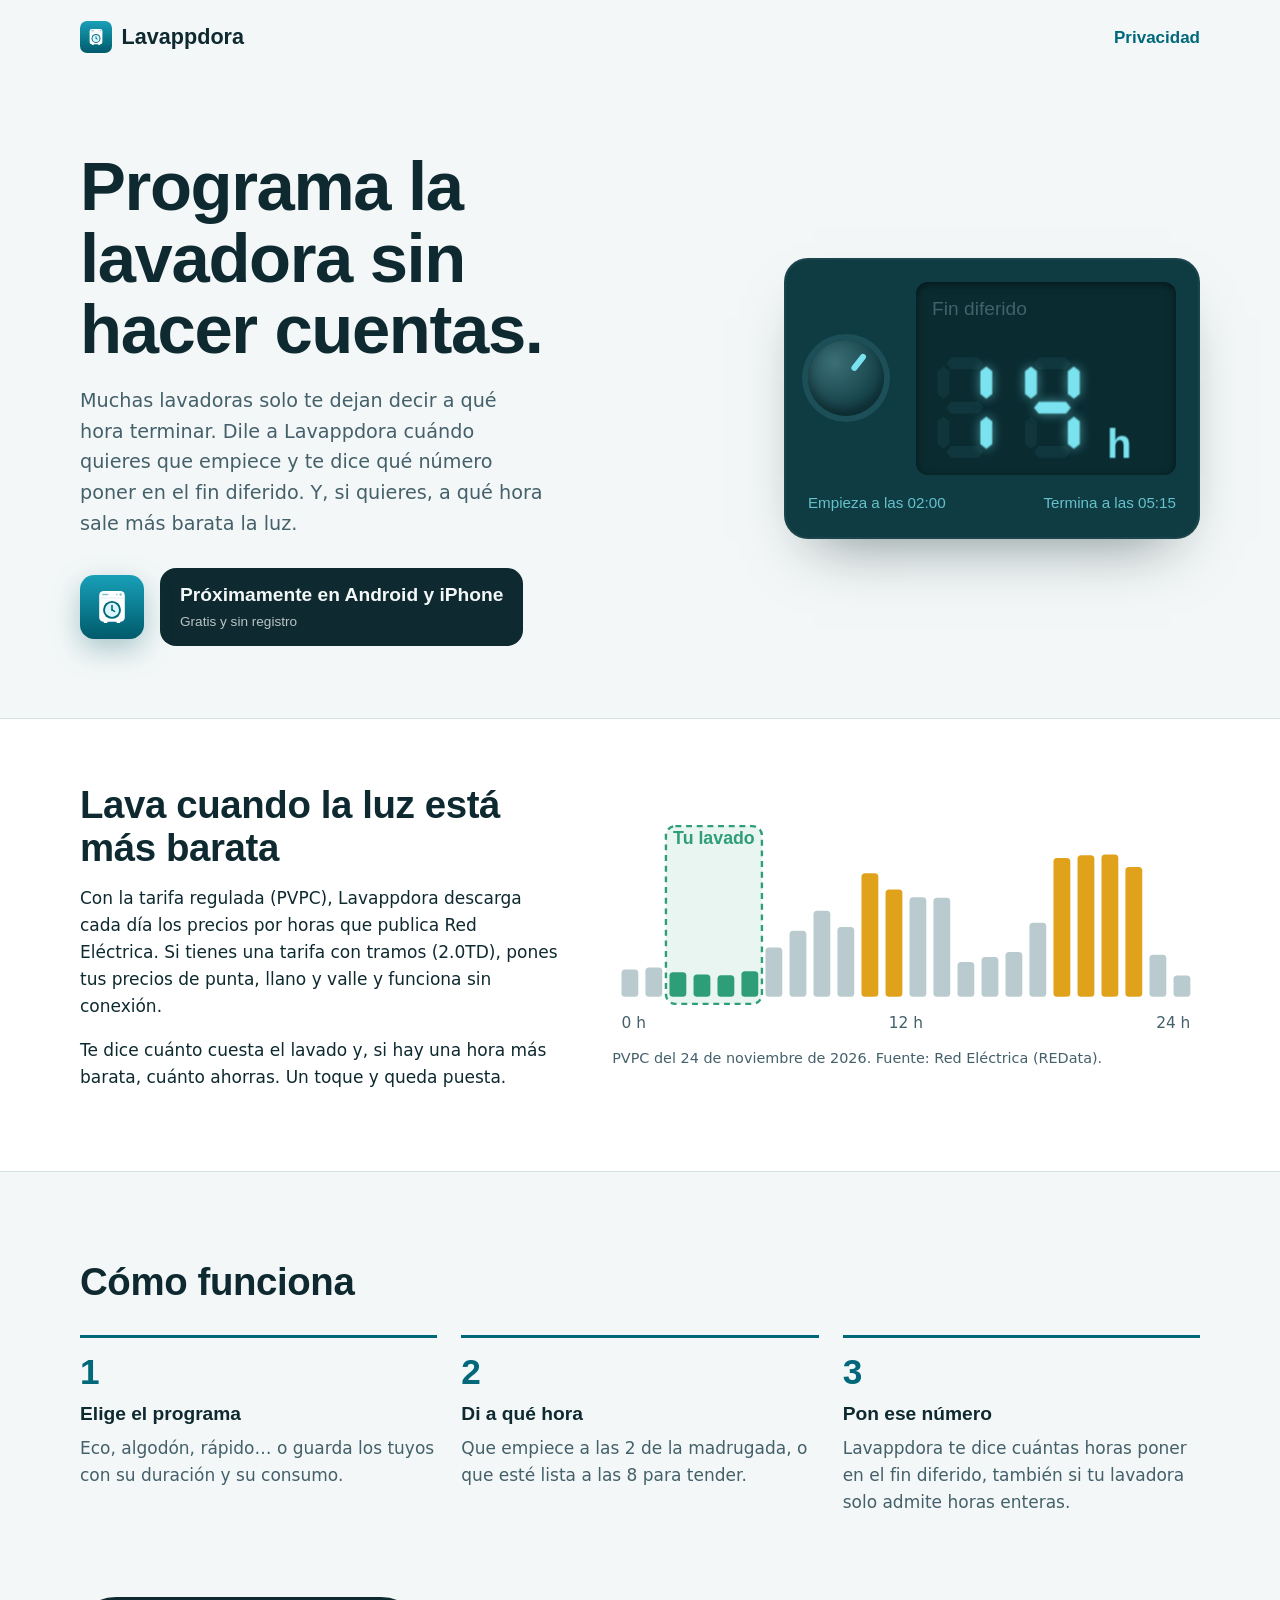
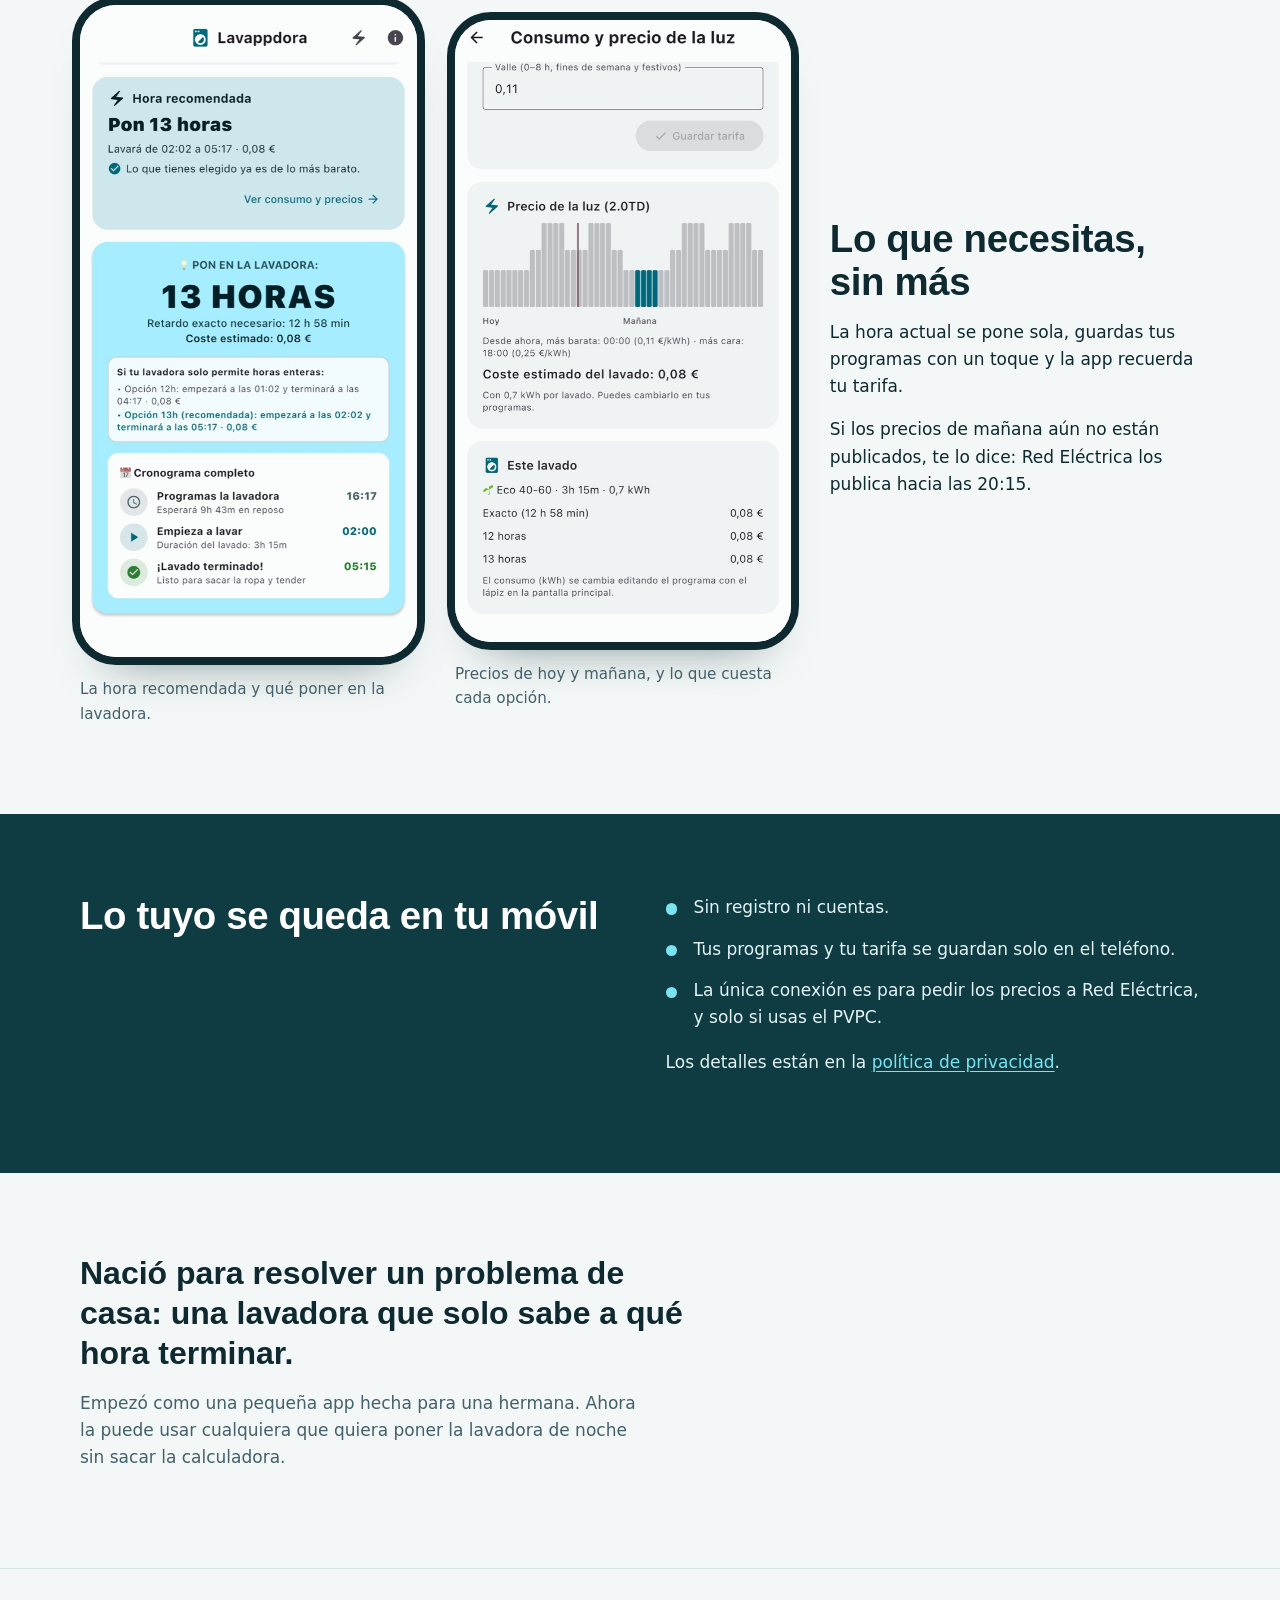
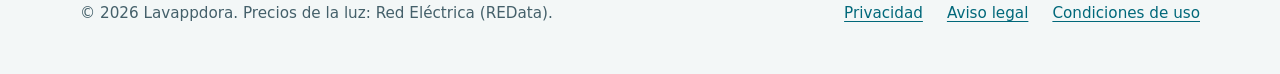
<file: index.html>
<!doctype html>
<html lang="es">
<head>
  <meta charset="utf-8">
  <meta name="viewport" content="width=device-width, initial-scale=1">
  <title>Lavappdora — programa la lavadora sin hacer cuentas</title>
  <meta name="description" content="Dile a Lavappdora a qué hora quieres que empiece o termine la lavadora y te dice qué número poner en el fin diferido. Con el precio de la luz por horas. Gratis y sin registro.">
  <link rel="canonical" href="https://lavappdora.com/">
  <link rel="icon" href="/favicon.svg" type="image/svg+xml">
  <meta name="theme-color" content="#0F3B42">
  <meta property="og:type" content="website">
  <meta property="og:title" content="Lavappdora — programa la lavadora sin hacer cuentas">
  <meta property="og:description" content="Qué número poner en el fin diferido y a qué hora sale más barata la luz.">
  <meta property="og:url" content="https://lavappdora.com/">
  <meta property="og:image" content="https://lavappdora.com/img/app-principal.jpg">
  <meta property="og:locale" content="es_ES">
  <link rel="stylesheet" href="/css/estilos.css">
</head>
<body>
  <a class="salto" href="#contenido">Saltar al contenido</a>

  <header class="cabecera">
    <div class="envoltorio">
      <a class="marca" href="/"><img src="/img/icono.svg" alt="" width="32" height="32">Lavappdora</a>
      <nav aria-label="Principal"><a href="/privacidad.html">Privacidad</a></nav>
    </div>
  </header>

  <main id="contenido">
    <section class="hero" aria-labelledby="titulo">
      <div class="envoltorio">
        <div>
          <h1 id="titulo">Programa la lavadora sin hacer cuentas.</h1>
          <p>Muchas lavadoras solo te dejan decir a qué hora terminar. Dile a Lavappdora cuándo quieres que empiece y te dice qué número poner en el fin diferido. Y, si quieres, a qué hora sale más barata la luz.</p>
          <div class="tienda">
            <img src="/img/icono.svg" alt="Icono de Lavappdora" width="64" height="64">
            <p class="disponible">Próximamente en Android y iPhone<small>Gratis y sin registro</small></p>
          </div>
        </div>

        <div class="panel">
          <div class="panel-fila">
            <div class="mando" aria-hidden="true"></div>
            <div class="lcd">
              <p class="lcd-titulo">Fin diferido</p>
              <svg class="lcd-digits" viewBox="-6 -6 250 122" role="img" aria-label="14 horas"><polygon class="seg" points="9.8,6.5 15.0,0.0 45.0,0.0 50.2,6.5 45.0,13.0 15.0,13.0"/><polygon class="seg" points="9.8,55.0 15.0,48.5 45.0,48.5 50.2,55.0 45.0,61.5 15.0,61.5"/><polygon class="seg" points="9.8,103.5 15.0,97.0 45.0,97.0 50.2,103.5 45.0,110.0 15.0,110.0"/><polygon class="seg" points="6.5,9.8 13.0,15.0 13.0,40.0 6.5,45.2 0.0,40.0 0.0,15.0"/><polygon class="seg on" points="53.5,9.8 60.0,15.0 60.0,40.0 53.5,45.2 47.0,40.0 47.0,15.0"/><polygon class="seg" points="6.5,64.8 13.0,70.0 13.0,95.0 6.5,100.2 0.0,95.0 0.0,70.0"/><polygon class="seg on" points="53.5,64.8 60.0,70.0 60.0,95.0 53.5,100.2 47.0,95.0 47.0,70.0"/><polygon class="seg" points="105.8,6.5 111.0,0.0 141.0,0.0 146.2,6.5 141.0,13.0 111.0,13.0"/><polygon class="seg on" points="105.8,55.0 111.0,48.5 141.0,48.5 146.2,55.0 141.0,61.5 111.0,61.5"/><polygon class="seg" points="105.8,103.5 111.0,97.0 141.0,97.0 146.2,103.5 141.0,110.0 111.0,110.0"/><polygon class="seg on" points="102.5,9.8 109.0,15.0 109.0,40.0 102.5,45.2 96.0,40.0 96.0,15.0"/><polygon class="seg on" points="149.5,9.8 156.0,15.0 156.0,40.0 149.5,45.2 143.0,40.0 143.0,15.0"/><polygon class="seg" points="102.5,64.8 109.0,70.0 109.0,95.0 102.5,100.2 96.0,95.0 96.0,70.0"/><polygon class="seg on" points="149.5,64.8 156.0,70.0 156.0,95.0 149.5,100.2 143.0,95.0 143.0,70.0"/><text class="lcd-unit" x="186" y="110">h</text></svg>
            </div>
          </div>
          <div class="panel-pie">
            <span>Empieza a las 02:00</span>
            <span>Termina a las 05:15</span>
          </div>
        </div>
      </div>
    </section>

    <section class="precios" aria-labelledby="titulo-precios">
      <div class="envoltorio">
        <div class="texto">
          <h2 id="titulo-precios">Lava cuando la luz está más barata</h2>
          <p>Con la tarifa regulada (PVPC), Lavappdora descarga cada día los precios por horas que publica Red Eléctrica. Si tienes una tarifa con tramos (2.0TD), pones tus precios de punta, llano y valle y funciona sin conexión.</p>
          <p>Te dice cuánto cuesta el lavado y, si hay una hora más barata, cuánto ahorras. Un toque y queda puesta.</p>
        </div>
        <figure style="margin:0">
          <svg class="strip" viewBox="-8 -30 496 182" role="img" aria-labelledby="strip-t strip-d"><title id="strip-t">Precio de la luz por horas</title><desc id="strip-d">PVPC del 24 de noviembre de 2026. Las horas de 2 a 6 de la madrugada están entre las más baratas y ahí cae el lavado.</desc><rect class="window-fill" x="37.5" y="-24" width="81.0" height="150" rx="8"/><rect class="bar" x="0.0" y="97.0" width="14.2" height="23.0" rx="3"><title>00:00 – 0.197 €/kWh</title></rect><rect class="bar" x="20.2" y="95.4" width="14.2" height="24.6" rx="3"><title>01:00 – 0.199 €/kWh</title></rect><rect class="bar wash" x="40.5" y="99.2" width="14.2" height="20.8" rx="3"><title>02:00 – 0.194 €/kWh</title></rect><rect class="bar wash" x="60.8" y="101.2" width="14.2" height="18.8" rx="3"><title>03:00 – 0.191 €/kWh</title></rect><rect class="bar wash" x="81.0" y="101.9" width="14.2" height="18.1" rx="3"><title>04:00 – 0.190 €/kWh</title></rect><rect class="bar wash" x="101.2" y="98.5" width="14.2" height="21.5" rx="3"><title>05:00 – 0.195 €/kWh</title></rect><rect class="bar" x="121.5" y="78.5" width="14.2" height="41.5" rx="3"><title>06:00 – 0.221 €/kWh</title></rect><rect class="bar" x="141.8" y="64.2" width="14.2" height="55.8" rx="3"><title>07:00 – 0.240 €/kWh</title></rect><rect class="bar" x="162.0" y="47.4" width="14.2" height="72.6" rx="3"><title>08:00 – 0.262 €/kWh</title></rect><rect class="bar" x="182.2" y="61.2" width="14.2" height="58.8" rx="3"><title>09:00 – 0.243 €/kWh</title></rect><rect class="bar dear" x="202.5" y="15.7" width="14.2" height="104.3" rx="3"><title>10:00 – 0.303 €/kWh</title></rect><rect class="bar dear" x="222.8" y="29.4" width="14.2" height="90.6" rx="3"><title>11:00 – 0.285 €/kWh</title></rect><rect class="bar" x="243.0" y="36.1" width="14.2" height="83.9" rx="3"><title>12:00 – 0.276 €/kWh</title></rect><rect class="bar" x="263.2" y="36.4" width="14.2" height="83.6" rx="3"><title>13:00 – 0.276 €/kWh</title></rect><rect class="bar" x="283.5" y="90.7" width="14.2" height="29.3" rx="3"><title>14:00 – 0.205 €/kWh</title></rect><rect class="bar" x="303.8" y="86.5" width="14.2" height="33.5" rx="3"><title>15:00 – 0.210 €/kWh</title></rect><rect class="bar" x="324.0" y="82.3" width="14.2" height="37.7" rx="3"><title>16:00 – 0.216 €/kWh</title></rect><rect class="bar" x="344.2" y="57.5" width="14.2" height="62.5" rx="3"><title>17:00 – 0.248 €/kWh</title></rect><rect class="bar dear" x="364.5" y="2.9" width="14.2" height="117.1" rx="3"><title>18:00 – 0.320 €/kWh</title></rect><rect class="bar dear" x="384.8" y="0.6" width="14.2" height="119.4" rx="3"><title>19:00 – 0.323 €/kWh</title></rect><rect class="bar dear" x="405.0" y="0.0" width="14.2" height="120.0" rx="3"><title>20:00 – 0.323 €/kWh</title></rect><rect class="bar dear" x="425.2" y="10.5" width="14.2" height="109.5" rx="3"><title>21:00 – 0.310 €/kWh</title></rect><rect class="bar" x="445.5" y="84.5" width="14.2" height="35.5" rx="3"><title>22:00 – 0.213 €/kWh</title></rect><rect class="bar" x="465.8" y="102.0" width="14.2" height="18.0" rx="3"><title>23:00 – 0.190 €/kWh</title></rect><rect class="window-line" x="37.5" y="-24" width="81.0" height="150" rx="8"/><text class="window-label" x="78.0" y="-9" text-anchor="middle">Tu lavado</text><text class="axis" x="0" y="146">0 h</text><text class="axis" x="240" y="146" text-anchor="middle">12 h</text><text class="axis" x="480" y="146" text-anchor="end">24 h</text></svg>
          <figcaption class="fuente">PVPC del 24 de noviembre de 2026. Fuente: Red Eléctrica (REData).</figcaption>
        </figure>
      </div>
    </section>

    <section class="pasos-seccion" aria-labelledby="titulo-pasos">
      <div class="envoltorio">
        <h2 id="titulo-pasos">Cómo funciona</h2>
        <ol class="pasos">
          <li>
            <h3>Elige el programa</h3>
            <p>Eco, algodón, rápido… o guarda los tuyos con su duración y su consumo.</p>
          </li>
          <li>
            <h3>Di a qué hora</h3>
            <p>Que empiece a las 2 de la madrugada, o que esté lista a las 8 para tender.</p>
          </li>
          <li>
            <h3>Pon ese número</h3>
            <p>Lavappdora te dice cuántas horas poner en el fin diferido, también si tu lavadora solo admite horas enteras.</p>
          </li>
        </ol>
      </div>
    </section>

    <section class="capturas" aria-labelledby="titulo-capturas">
      <div class="envoltorio">
        <figure class="captura">
          <div class="movil"><img src="/img/app-principal.jpg" width="567" height="1100" loading="lazy"
               alt="Pantalla principal: hora recomendada «Pon 13 horas» y el número a poner en la lavadora con el cronograma del lavado."></div>
          <figcaption>La hora recomendada y qué poner en la lavadora.</figcaption>
        </figure>
        <figure class="captura">
          <div class="movil"><img src="/img/app-consumo.jpg" width="595" height="1100" loading="lazy"
               alt="Pantalla de consumo: gráfico de precios de hoy y mañana con las horas del lavado resaltadas y el coste estimado."></div>
          <figcaption>Precios de hoy y mañana, y lo que cuesta cada opción.</figcaption>
        </figure>
        <div class="texto">
          <h2 id="titulo-capturas">Lo que necesitas, sin más</h2>
          <p>La hora actual se pone sola, guardas tus programas con un toque y la app recuerda tu tarifa.</p>
          <p>Si los precios de mañana aún no están publicados, te lo dice: Red Eléctrica los publica hacia las 20:15.</p>
        </div>
      </div>
    </section>

    <section class="privacidad" aria-labelledby="titulo-privacidad">
      <div class="envoltorio">
        <h2 id="titulo-privacidad">Lo tuyo se queda en tu móvil</h2>
        <div>
          <ul>
            <li>Sin registro ni cuentas.</li>
            <li>Tus programas y tu tarifa se guardan solo en el teléfono.</li>
            <li>La única conexión es para pedir los precios a Red Eléctrica, y solo si usas el PVPC.</li>
          </ul>
          <p>Los detalles están en la <a href="/privacidad.html">política de privacidad</a>.</p>
        </div>
      </div>
    </section>

    <section class="historia" aria-labelledby="titulo-historia">
      <div class="envoltorio">
        <h2 id="titulo-historia" class="oculto">De dónde viene</h2>
        <blockquote>Nació para resolver un problema de casa: una lavadora que solo sabe a qué hora terminar.</blockquote>
        <p>Empezó como una pequeña app hecha para una hermana. Ahora la puede usar cualquiera que quiera poner la lavadora de noche sin sacar la calculadora.</p>
      </div>
    </section>
  </main>

  <footer class="pie">
    <div class="envoltorio">
      <p>© 2026 Lavappdora. Precios de la luz: Red Eléctrica (REData).</p>
      <ul>
        <li><a href="/privacidad.html">Privacidad</a></li>
        <li><a href="/aviso-legal.html">Aviso legal</a></li>
        <li><a href="/condiciones.html">Condiciones de uso</a></li>
      </ul>
    </div>
  </footer>
</body>
</html>
</file>
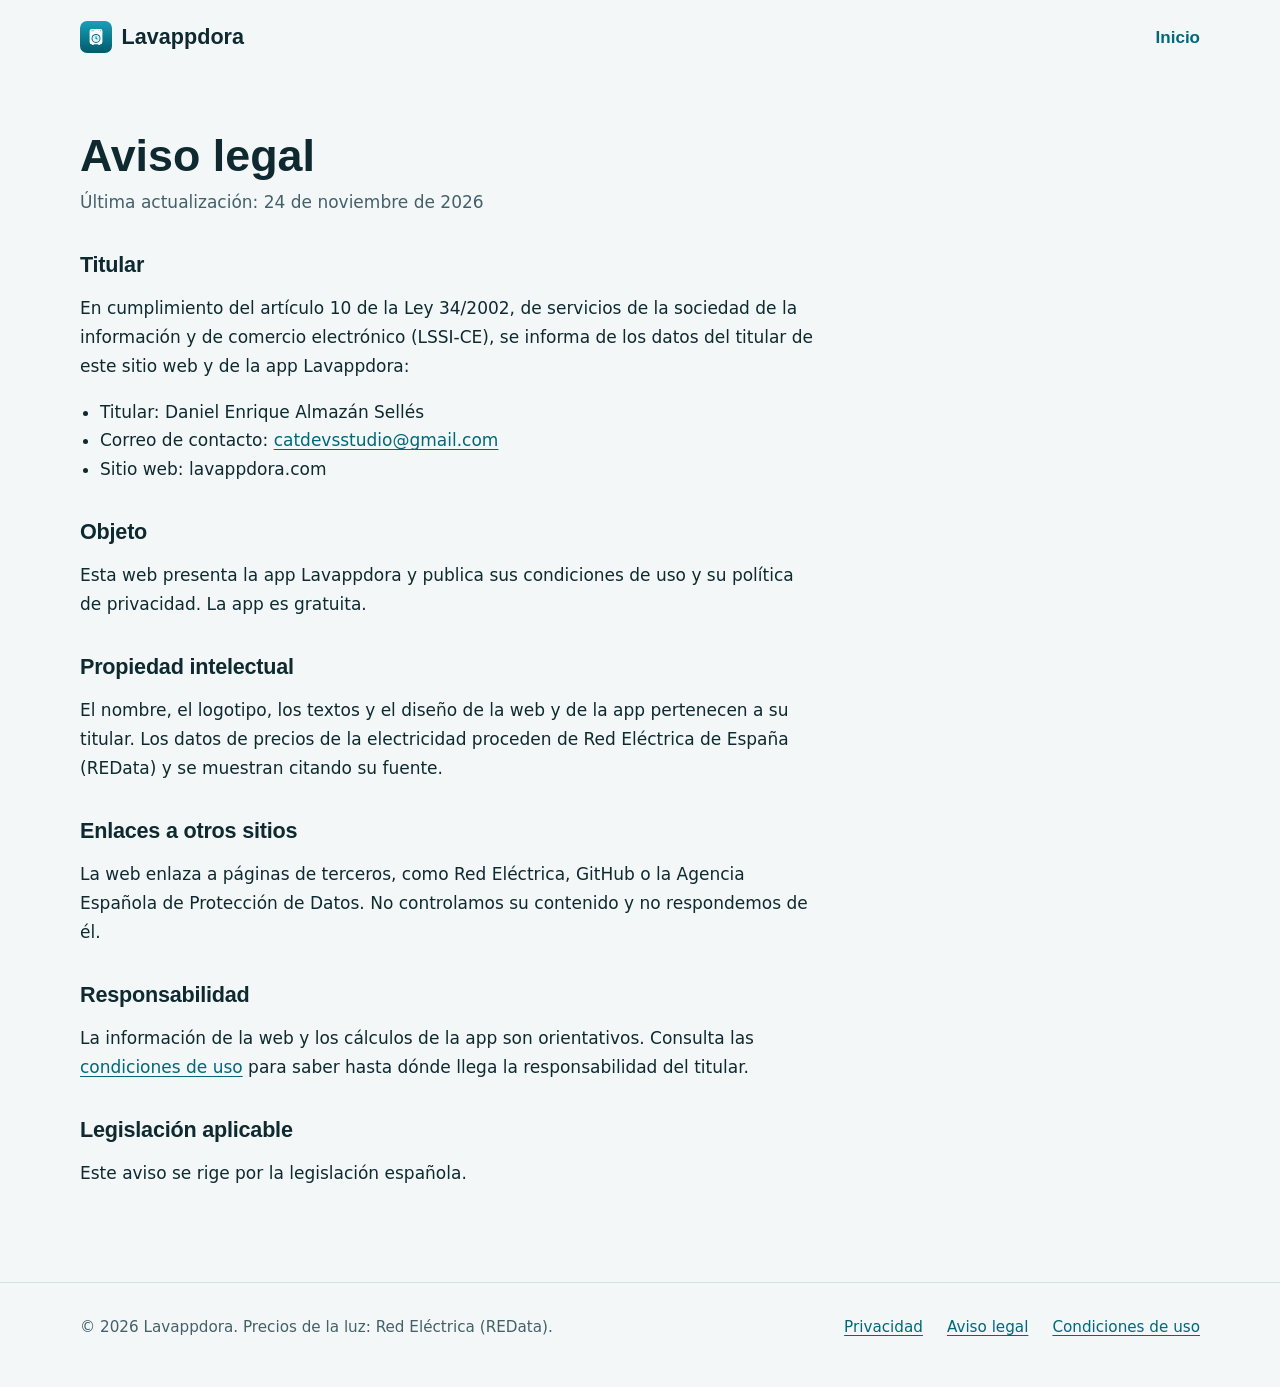
<file: aviso-legal.html>
<!doctype html>
<html lang="es">
<head>
  <meta charset="utf-8">
  <meta name="viewport" content="width=device-width, initial-scale=1">
  <title>Aviso legal — Lavappdora</title>
  <meta name="description" content="Datos del titular de Lavappdora y condiciones legales de la web.">
  <link rel="canonical" href="https://lavappdora.com/aviso-legal.html">
  <link rel="icon" href="/favicon.svg" type="image/svg+xml">
  <meta name="theme-color" content="#0F3B42">
  <link rel="stylesheet" href="/css/estilos.css">
</head>
<body>
  <a class="salto" href="#contenido">Saltar al contenido</a>
  <header class="cabecera">
    <div class="envoltorio">
      <a class="marca" href="/"><img src="/img/icono.svg" alt="" width="32" height="32">Lavappdora</a>
      <nav aria-label="Principal"><a href="/">Inicio</a></nav>
    </div>
  </header>
  <main id="contenido" class="legal">
    <div class="envoltorio">
      <article>
        <h1>Aviso legal</h1>
        <p class="fecha">Última actualización: 24 de noviembre de 2026</p>

        <h2>Titular</h2>
        <p>En cumplimiento del artículo 10 de la Ley 34/2002, de servicios de la sociedad de la información y de comercio electrónico (LSSI-CE), se informa de los datos del titular de este sitio web y de la app Lavappdora:</p>
        <ul>
          <li>Titular: Daniel Enrique Almazán Sellés</li>
          <li>Correo de contacto: <a href="mailto:catdevsstudio@gmail.com">catdevsstudio@gmail.com</a></li>
          <li>Sitio web: lavappdora.com</li>
        </ul>

        <h2>Objeto</h2>
        <p>Esta web presenta la app Lavappdora y publica sus condiciones de uso y su política de privacidad. La app es gratuita.</p>

        <h2>Propiedad intelectual</h2>
        <p>El nombre, el logotipo, los textos y el diseño de la web y de la app pertenecen a su titular. Los datos de precios de la electricidad proceden de Red Eléctrica de España (REData) y se muestran citando su fuente.</p>

        <h2>Enlaces a otros sitios</h2>
        <p>La web enlaza a páginas de terceros, como Red Eléctrica, GitHub o la Agencia Española de Protección de Datos. No controlamos su contenido y no respondemos de él.</p>

        <h2>Responsabilidad</h2>
        <p>La información de la web y los cálculos de la app son orientativos. Consulta las <a href="/condiciones.html">condiciones de uso</a> para saber hasta dónde llega la responsabilidad del titular.</p>

        <h2>Legislación aplicable</h2>
        <p>Este aviso se rige por la legislación española.</p>
      </article>
    </div>
  </main>
  <footer class="pie">
    <div class="envoltorio">
      <p>© 2026 Lavappdora. Precios de la luz: Red Eléctrica (REData).</p>
      <ul>
        <li><a href="/privacidad.html">Privacidad</a></li>
        <li><a href="/aviso-legal.html">Aviso legal</a></li>
        <li><a href="/condiciones.html">Condiciones de uso</a></li>
      </ul>
    </div>
  </footer>
</body>
</html>
</file>
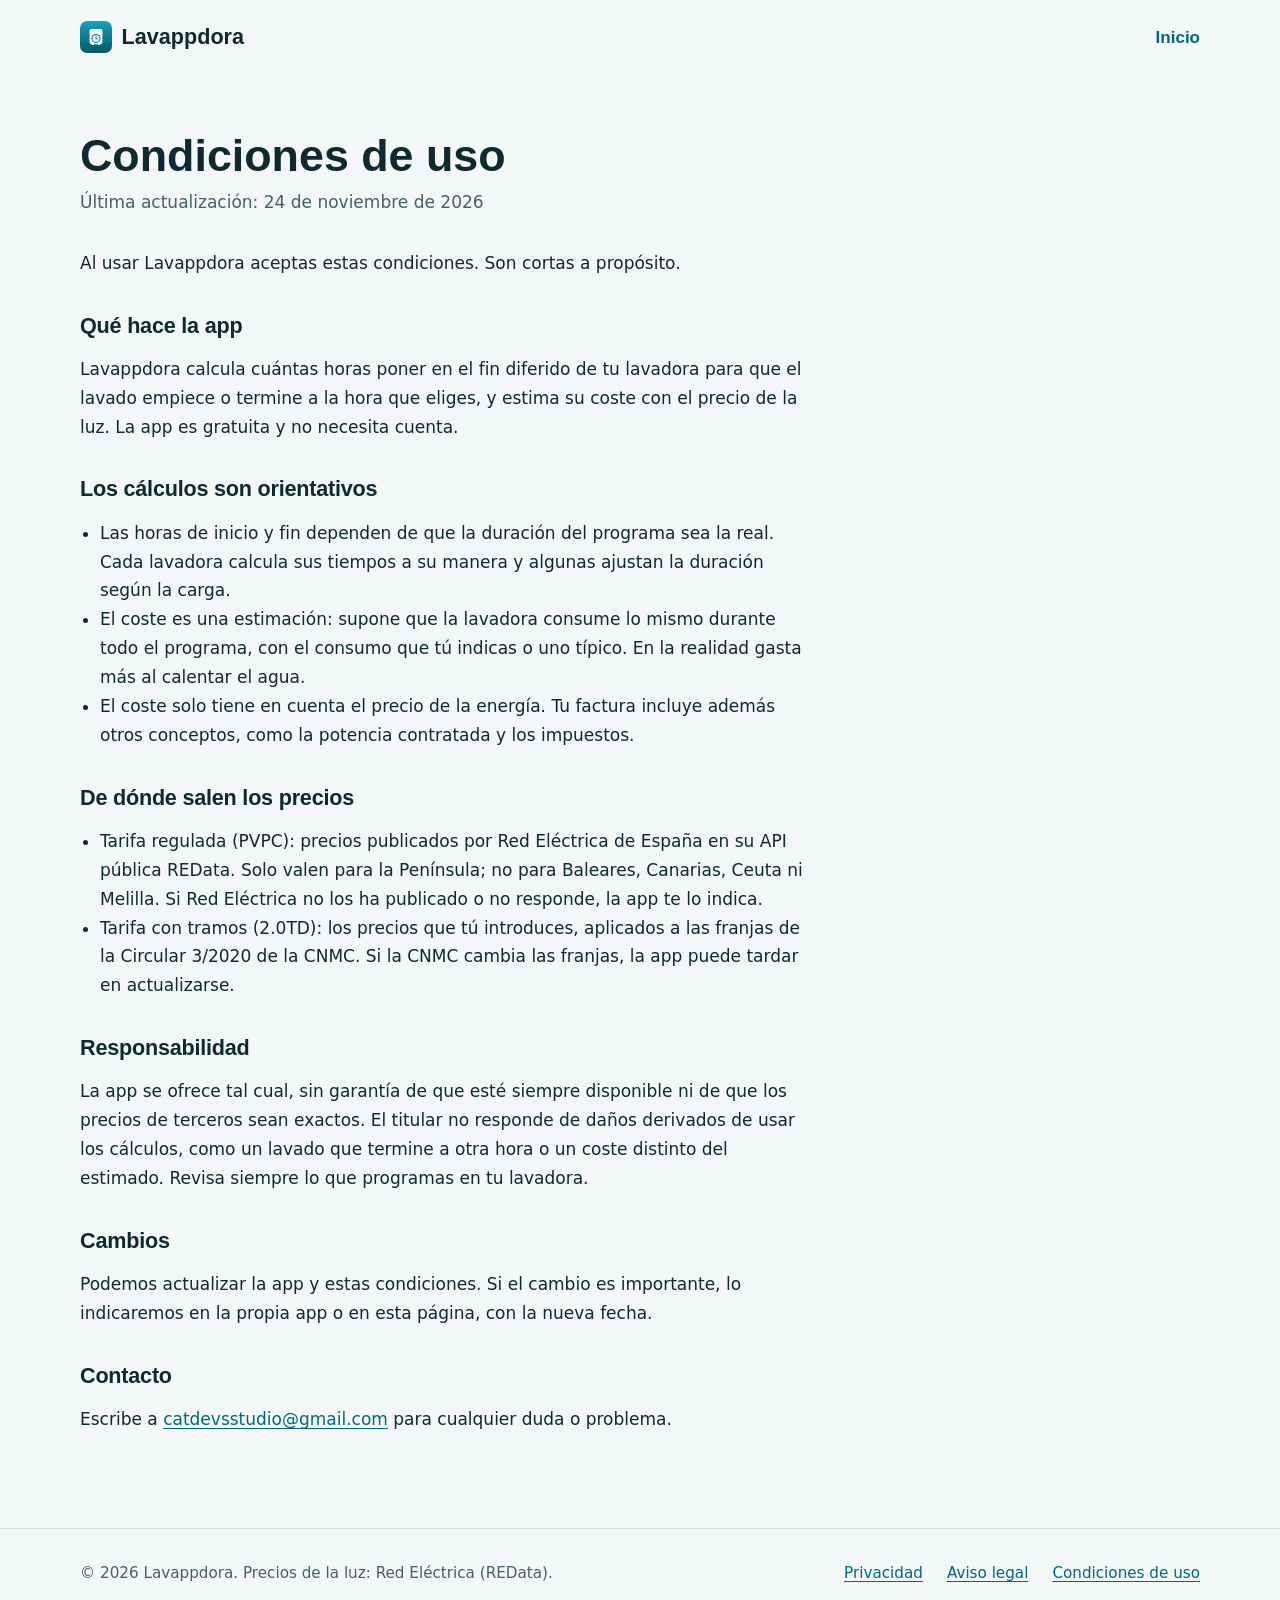
<file: condiciones.html>
<!doctype html>
<html lang="es">
<head>
  <meta charset="utf-8">
  <meta name="viewport" content="width=device-width, initial-scale=1">
  <title>Condiciones de uso — Lavappdora</title>
  <meta name="description" content="Condiciones de uso de la app Lavappdora: cálculos orientativos y origen de los precios de la luz.">
  <link rel="canonical" href="https://lavappdora.com/condiciones.html">
  <link rel="icon" href="/favicon.svg" type="image/svg+xml">
  <meta name="theme-color" content="#0F3B42">
  <link rel="stylesheet" href="/css/estilos.css">
</head>
<body>
  <a class="salto" href="#contenido">Saltar al contenido</a>
  <header class="cabecera">
    <div class="envoltorio">
      <a class="marca" href="/"><img src="/img/icono.svg" alt="" width="32" height="32">Lavappdora</a>
      <nav aria-label="Principal"><a href="/">Inicio</a></nav>
    </div>
  </header>
  <main id="contenido" class="legal">
    <div class="envoltorio">
      <article>
        <h1>Condiciones de uso</h1>
        <p class="fecha">Última actualización: 24 de noviembre de 2026</p>

        <p>Al usar Lavappdora aceptas estas condiciones. Son cortas a propósito.</p>

        <h2>Qué hace la app</h2>
        <p>Lavappdora calcula cuántas horas poner en el fin diferido de tu lavadora para que el lavado empiece o termine a la hora que eliges, y estima su coste con el precio de la luz. La app es gratuita y no necesita cuenta.</p>

        <h2>Los cálculos son orientativos</h2>
        <ul>
          <li>Las horas de inicio y fin dependen de que la duración del programa sea la real. Cada lavadora calcula sus tiempos a su manera y algunas ajustan la duración según la carga.</li>
          <li>El coste es una estimación: supone que la lavadora consume lo mismo durante todo el programa, con el consumo que tú indicas o uno típico. En la realidad gasta más al calentar el agua.</li>
          <li>El coste solo tiene en cuenta el precio de la energía. Tu factura incluye además otros conceptos, como la potencia contratada y los impuestos.</li>
        </ul>

        <h2>De dónde salen los precios</h2>
        <ul>
          <li>Tarifa regulada (PVPC): precios publicados por Red Eléctrica de España en su API pública REData. Solo valen para la Península; no para Baleares, Canarias, Ceuta ni Melilla. Si Red Eléctrica no los ha publicado o no responde, la app te lo indica.</li>
          <li>Tarifa con tramos (2.0TD): los precios que tú introduces, aplicados a las franjas de la Circular 3/2020 de la CNMC. Si la CNMC cambia las franjas, la app puede tardar en actualizarse.</li>
        </ul>

        <h2>Responsabilidad</h2>
        <p>La app se ofrece tal cual, sin garantía de que esté siempre disponible ni de que los precios de terceros sean exactos. El titular no responde de daños derivados de usar los cálculos, como un lavado que termine a otra hora o un coste distinto del estimado. Revisa siempre lo que programas en tu lavadora.</p>

        <h2>Cambios</h2>
        <p>Podemos actualizar la app y estas condiciones. Si el cambio es importante, lo indicaremos en la propia app o en esta página, con la nueva fecha.</p>

        <h2>Contacto</h2>
        <p>Escribe a <a href="mailto:catdevsstudio@gmail.com">catdevsstudio@gmail.com</a> para cualquier duda o problema.</p>
      </article>
    </div>
  </main>
  <footer class="pie">
    <div class="envoltorio">
      <p>© 2026 Lavappdora. Precios de la luz: Red Eléctrica (REData).</p>
      <ul>
        <li><a href="/privacidad.html">Privacidad</a></li>
        <li><a href="/aviso-legal.html">Aviso legal</a></li>
        <li><a href="/condiciones.html">Condiciones de uso</a></li>
      </ul>
    </div>
  </footer>
</body>
</html>
</file>
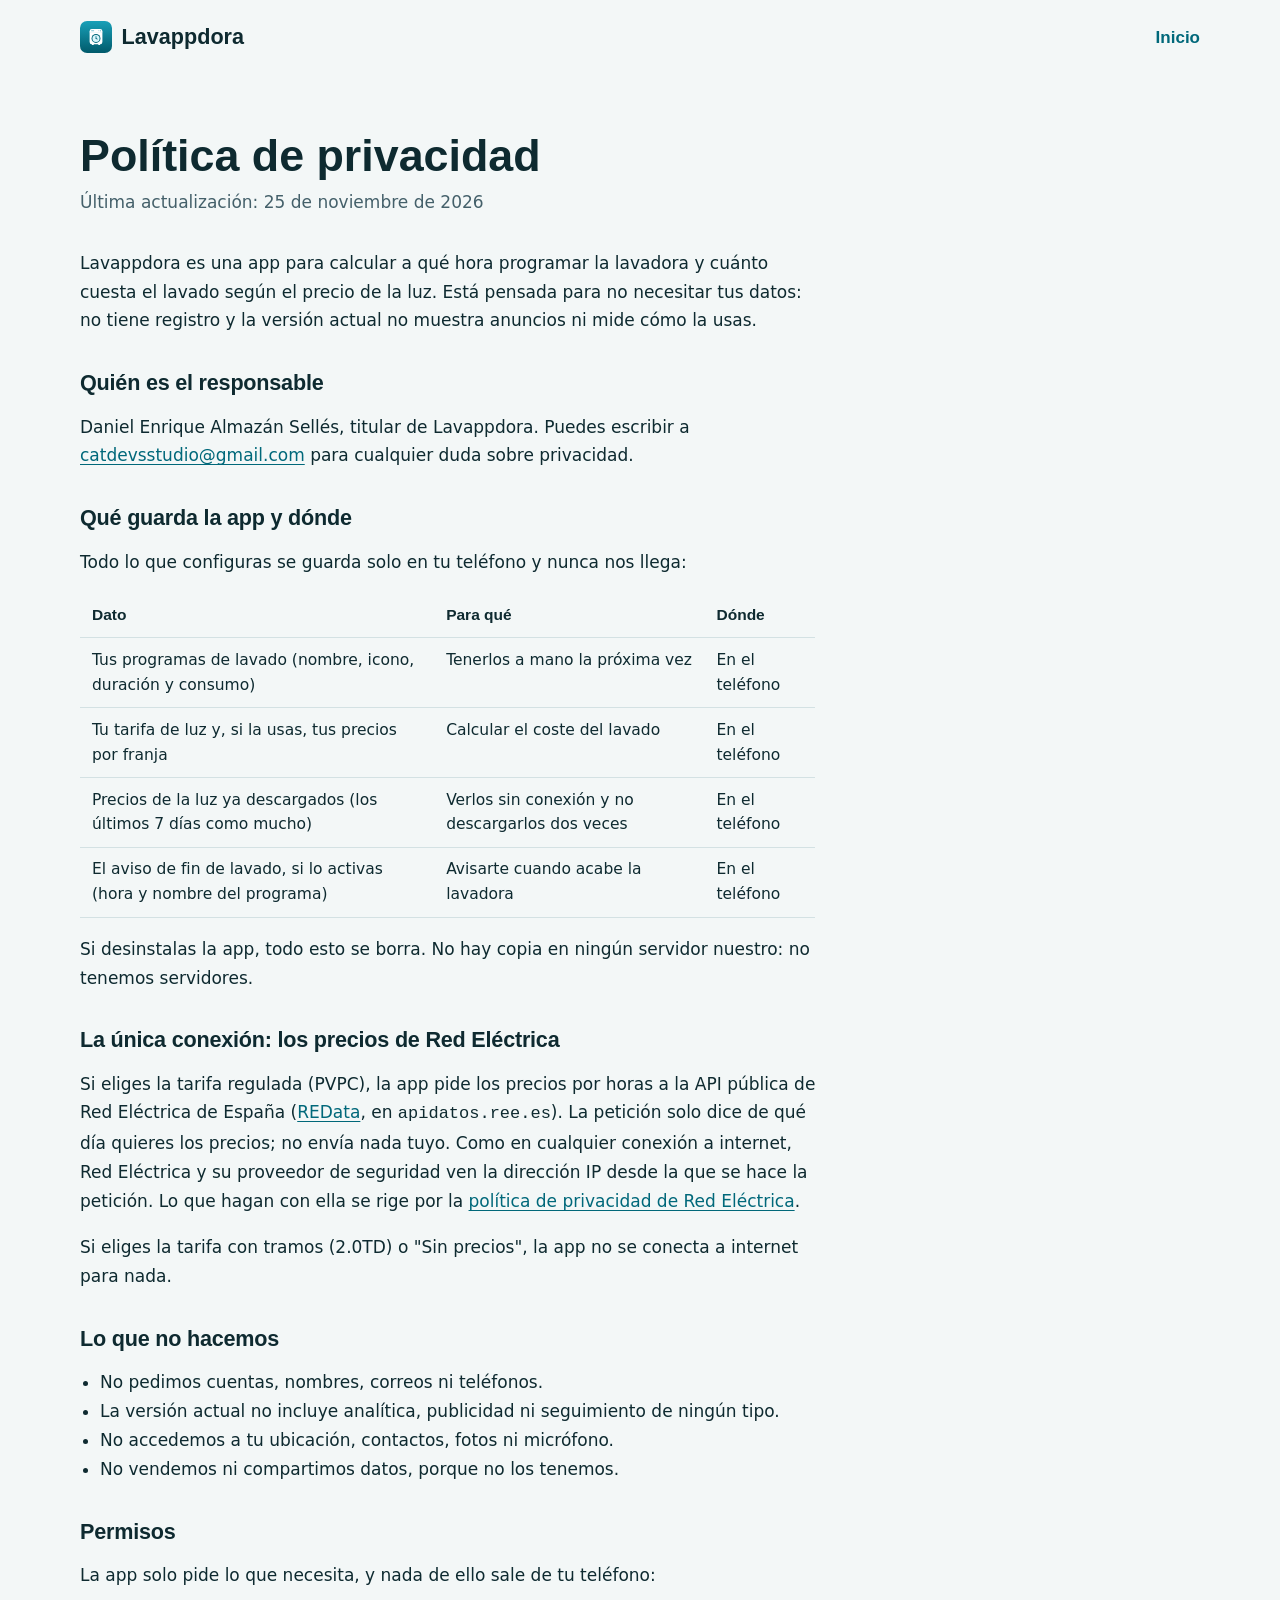
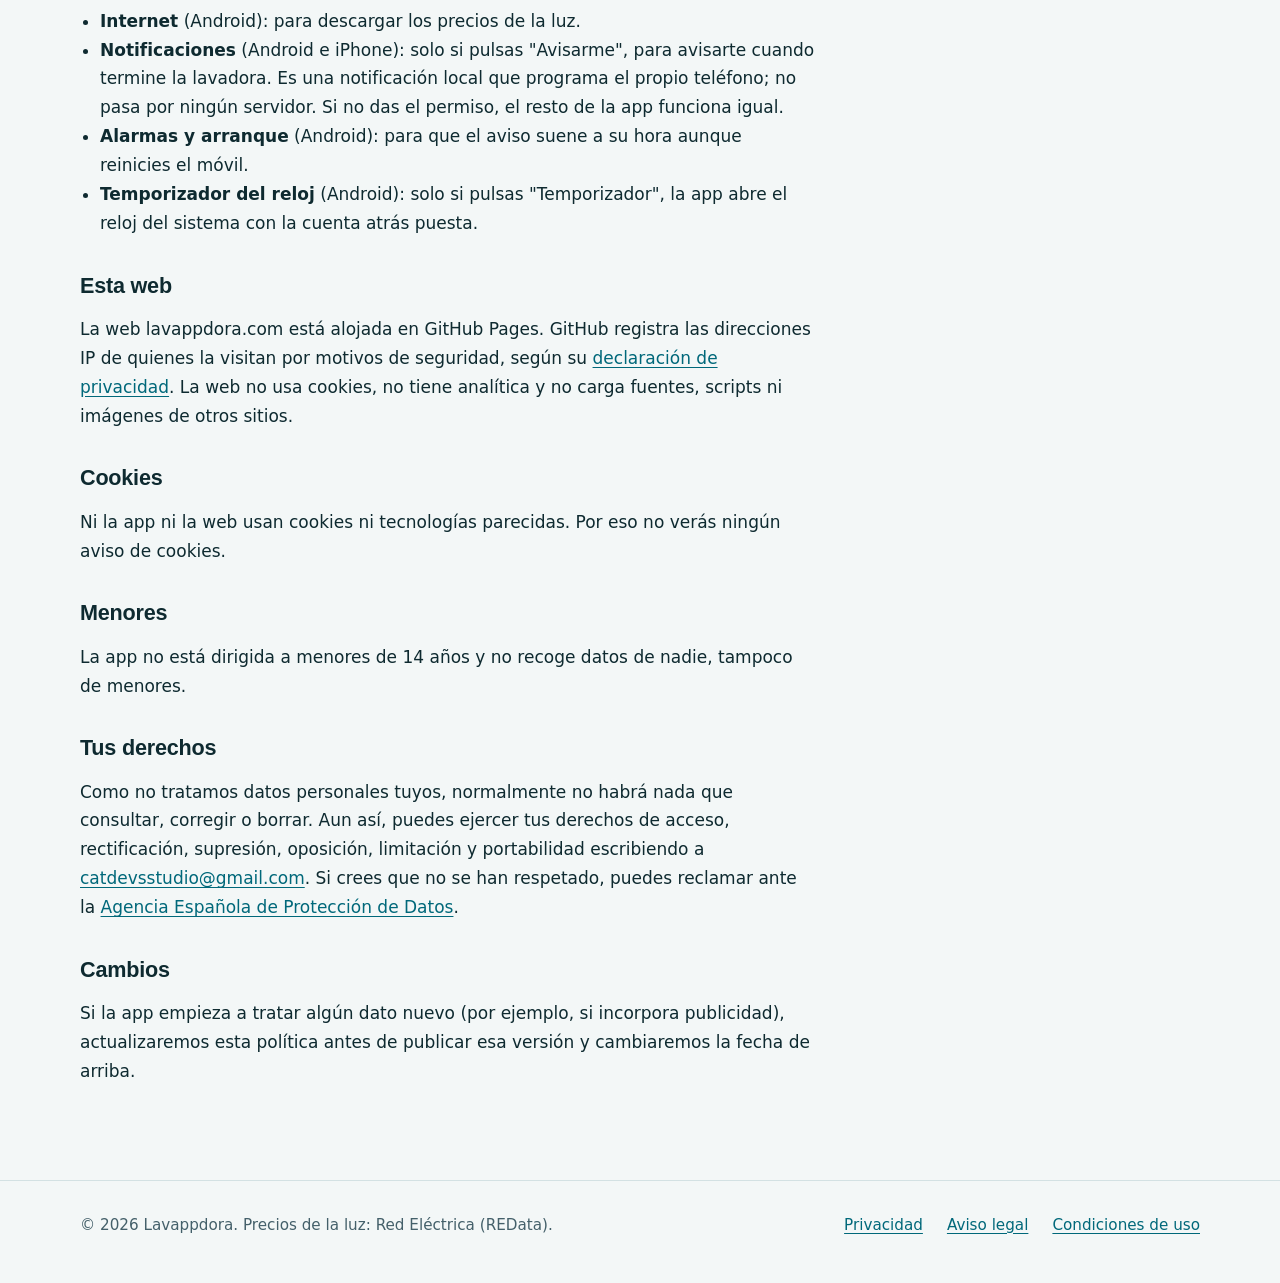
<file: privacidad.html>
<!doctype html>
<html lang="es">
<head>
  <meta charset="utf-8">
  <meta name="viewport" content="width=device-width, initial-scale=1">
  <title>Política de privacidad — Lavappdora</title>
  <meta name="description" content="Qué datos usa Lavappdora: ninguno sale de tu teléfono. Sin registro, sin analítica y sin cookies.">
  <link rel="canonical" href="https://lavappdora.com/privacidad.html">
  <link rel="icon" href="/favicon.svg" type="image/svg+xml">
  <meta name="theme-color" content="#0F3B42">
  <link rel="stylesheet" href="/css/estilos.css">
</head>
<body>
  <a class="salto" href="#contenido">Saltar al contenido</a>
  <header class="cabecera">
    <div class="envoltorio">
      <a class="marca" href="/"><img src="/img/icono.svg" alt="" width="32" height="32">Lavappdora</a>
      <nav aria-label="Principal"><a href="/">Inicio</a></nav>
    </div>
  </header>
  <main id="contenido" class="legal">
    <div class="envoltorio">
      <article>
        <h1>Política de privacidad</h1>
        <p class="fecha">Última actualización: 25 de noviembre de 2026</p>

        <p>Lavappdora es una app para calcular a qué hora programar la lavadora y cuánto cuesta el lavado según el precio de la luz. Está pensada para no necesitar tus datos: no tiene registro y la versión actual no muestra anuncios ni mide cómo la usas.</p>

        <h2>Quién es el responsable</h2>
        <p>Daniel Enrique Almazán Sellés, titular de Lavappdora. Puedes escribir a <a href="mailto:catdevsstudio@gmail.com">catdevsstudio@gmail.com</a> para cualquier duda sobre privacidad.</p>

        <h2>Qué guarda la app y dónde</h2>
        <p>Todo lo que configuras se guarda solo en tu teléfono y nunca nos llega:</p>
        <table>
          <thead><tr><th>Dato</th><th>Para qué</th><th>Dónde</th></tr></thead>
          <tbody>
            <tr><td>Tus programas de lavado (nombre, icono, duración y consumo)</td><td>Tenerlos a mano la próxima vez</td><td>En el teléfono</td></tr>
            <tr><td>Tu tarifa de luz y, si la usas, tus precios por franja</td><td>Calcular el coste del lavado</td><td>En el teléfono</td></tr>
            <tr><td>Precios de la luz ya descargados (los últimos 7 días como mucho)</td><td>Verlos sin conexión y no descargarlos dos veces</td><td>En el teléfono</td></tr>
            <tr><td>El aviso de fin de lavado, si lo activas (hora y nombre del programa)</td><td>Avisarte cuando acabe la lavadora</td><td>En el teléfono</td></tr>
          </tbody>
        </table>
        <p>Si desinstalas la app, todo esto se borra. No hay copia en ningún servidor nuestro: no tenemos servidores.</p>

        <h2>La única conexión: los precios de Red Eléctrica</h2>
        <p>Si eliges la tarifa regulada (PVPC), la app pide los precios por horas a la API pública de Red Eléctrica de España (<a href="https://www.ree.es/es/datos/apidatos">REData</a>, en <code>apidatos.ree.es</code>). La petición solo dice de qué día quieres los precios; no envía nada tuyo. Como en cualquier conexión a internet, Red Eléctrica y su proveedor de seguridad ven la dirección IP desde la que se hace la petición. Lo que hagan con ella se rige por la <a href="https://www.ree.es/es/politica-de-privacidad">política de privacidad de Red Eléctrica</a>.</p>
        <p>Si eliges la tarifa con tramos (2.0TD) o "Sin precios", la app no se conecta a internet para nada.</p>

        <h2>Lo que no hacemos</h2>
        <ul>
          <li>No pedimos cuentas, nombres, correos ni teléfonos.</li>
          <li>La versión actual no incluye analítica, publicidad ni seguimiento de ningún tipo.</li>
          <li>No accedemos a tu ubicación, contactos, fotos ni micrófono.</li>
          <li>No vendemos ni compartimos datos, porque no los tenemos.</li>
        </ul>

        <h2>Permisos</h2>
        <p>La app solo pide lo que necesita, y nada de ello sale de tu teléfono:</p>
        <ul>
          <li><strong>Internet</strong> (Android): para descargar los precios de la luz.</li>
          <li><strong>Notificaciones</strong> (Android e iPhone): solo si pulsas "Avisarme", para avisarte cuando termine la lavadora. Es una notificación local que programa el propio teléfono; no pasa por ningún servidor. Si no das el permiso, el resto de la app funciona igual.</li>
          <li><strong>Alarmas y arranque</strong> (Android): para que el aviso suene a su hora aunque reinicies el móvil.</li>
          <li><strong>Temporizador del reloj</strong> (Android): solo si pulsas "Temporizador", la app abre el reloj del sistema con la cuenta atrás puesta.</li>
        </ul>

        <h2>Esta web</h2>
        <p>La web lavappdora.com está alojada en GitHub Pages. GitHub registra las direcciones IP de quienes la visitan por motivos de seguridad, según su <a href="https://docs.github.com/es/site-policy/privacy-policies/github-general-privacy-statement">declaración de privacidad</a>. La web no usa cookies, no tiene analítica y no carga fuentes, scripts ni imágenes de otros sitios.</p>

        <h2>Cookies</h2>
        <p>Ni la app ni la web usan cookies ni tecnologías parecidas. Por eso no verás ningún aviso de cookies.</p>

        <h2>Menores</h2>
        <p>La app no está dirigida a menores de 14 años y no recoge datos de nadie, tampoco de menores.</p>

        <h2>Tus derechos</h2>
        <p>Como no tratamos datos personales tuyos, normalmente no habrá nada que consultar, corregir o borrar. Aun así, puedes ejercer tus derechos de acceso, rectificación, supresión, oposición, limitación y portabilidad escribiendo a <a href="mailto:catdevsstudio@gmail.com">catdevsstudio@gmail.com</a>. Si crees que no se han respetado, puedes reclamar ante la <a href="https://www.aepd.es">Agencia Española de Protección de Datos</a>.</p>

        <h2>Cambios</h2>
        <p>Si la app empieza a tratar algún dato nuevo (por ejemplo, si incorpora publicidad), actualizaremos esta política antes de publicar esa versión y cambiaremos la fecha de arriba.</p>
      </article>
    </div>
  </main>
  <footer class="pie">
    <div class="envoltorio">
      <p>© 2026 Lavappdora. Precios de la luz: Red Eléctrica (REData).</p>
      <ul>
        <li><a href="/privacidad.html">Privacidad</a></li>
        <li><a href="/aviso-legal.html">Aviso legal</a></li>
        <li><a href="/condiciones.html">Condiciones de uso</a></li>
      </ul>
    </div>
  </footer>
</body>
</html>
</file>
<file: css/estilos.css>
/* Lavappdora — web estática. Sin fuentes ni scripts de terceros. */
:root {
  --esmalte: #F3F7F7;      /* fondo: chapa blanca de electrodoméstico */
  --tinta: #0E2A30;        /* texto */
  --tinta-suave: #44606A;
  --teal: #00687A;         /* color de la app */
  --panel: #0F3B42;        /* panel del display */
  --lcd: #7BE3F0;          /* dígitos encendidos */
  --lcd-apagado: rgba(123, 227, 240, 0.06);
  --valle: #2E9E78;
  --punta: #E0A21B;
  --linea: #D3E1E3;
  --blanco: #FFFFFF;

  --redondeada: ui-rounded, "SF Pro Rounded", "Hiragino Maru Gothic ProN", Quicksand, Comfortaa, Manjari,
    "Arial Rounded MT", "Arial Rounded MT Bold", Calibri, source-sans-pro, sans-serif;
  --humanista: Seravek, "Gill Sans Nova", Ubuntu, Calibri, "DejaVu Sans", source-sans-pro, sans-serif;

  --medida: 68ch;
}

*, *::before, *::after { box-sizing: border-box; }

html { -webkit-text-size-adjust: 100%; }

body {
  margin: 0;
  background: var(--esmalte);
  color: var(--tinta);
  font-family: var(--humanista);
  font-size: 1.0625rem;
  line-height: 1.6;
}

img, svg { display: block; max-width: 100%; }

a { color: var(--teal); text-underline-offset: 0.18em; }
a:hover { color: var(--tinta); }

:focus-visible { outline: 3px solid var(--teal); outline-offset: 3px; border-radius: 4px; }

.salto {
  position: absolute; left: -999px; top: 0.5rem;
  background: var(--tinta); color: var(--blanco); padding: 0.5rem 1rem; border-radius: 6px;
}
.salto:focus { left: 0.5rem; }

/* Solo para lectores de pantalla */
.oculto { position: absolute; width: 1px; height: 1px; overflow: hidden; clip-path: inset(50%); white-space: nowrap; }

.envoltorio { width: min(100% - 2rem, 70rem); margin-inline: auto; }

/* Cabecera */
.cabecera { padding-block: 1.25rem; }
.cabecera .envoltorio { display: flex; align-items: center; justify-content: space-between; gap: 1rem; }
.marca {
  display: inline-flex; align-items: center; gap: 0.6rem;
  font-family: var(--redondeada); font-weight: 800; font-size: 1.35rem;
  color: var(--tinta); text-decoration: none;
}
.marca svg { width: 2rem; height: 2rem; }
.cabecera nav a { font-family: var(--redondeada); font-weight: 600; text-decoration: none; }

/* Hero */
.hero { padding-block: clamp(2rem, 6vw, 5rem) clamp(2.5rem, 6vw, 4.5rem); }
.hero .envoltorio {
  display: grid; gap: clamp(2rem, 5vw, 4rem);
  grid-template-columns: minmax(0, 1.05fr) minmax(0, 1fr); align-items: center;
}
.hero h1 {
  font-family: var(--redondeada); font-weight: 800;
  font-size: clamp(2.4rem, 5.6vw, 4.3rem); line-height: 1.04; letter-spacing: -0.02em;
  margin: 0 0 1.25rem; max-width: 14ch;
}
.hero p { font-size: 1.2rem; color: var(--tinta-suave); max-width: 38ch; margin: 0 0 1.75rem; }

.tienda { display: flex; align-items: center; gap: 1rem; }
.tienda img { width: 4rem; height: 4rem; flex: none; filter: drop-shadow(0 10px 14px rgba(0, 90, 107, 0.3)); }
.hero .disponible {
  display: inline-block; margin: 0; font-family: var(--redondeada); font-weight: 700;
  background: var(--tinta); color: var(--esmalte); padding: 0.8rem 1.25rem; border-radius: 16px;
}
.hero .disponible small { display: block; font-weight: 500; opacity: 0.75; font-size: 0.85rem; }

/* Panel de la lavadora: lo memorable de la página */
.panel {
  width: 100%; max-width: 26rem; justify-self: end;
  background: var(--panel); color: var(--lcd); border-radius: 24px;
  padding: clamp(1rem, 2.5vw, 1.5rem);
  box-shadow: inset 0 0 0 2px rgba(255, 255, 255, 0.05), 0 30px 60px -30px rgba(14, 42, 48, 0.55);
}
.panel-fila { display: flex; align-items: center; gap: clamp(1rem, 3vw, 2rem); }
.mando {
  flex: none; width: clamp(3.5rem, 9vw, 4.75rem); aspect-ratio: 1; border-radius: 50%;
  background: radial-gradient(circle at 35% 30%, #3B6E76, #133F46 70%);
  box-shadow: 0 0 0 6px rgba(123, 227, 240, 0.12), inset 0 -6px 12px rgba(0, 0, 0, 0.35);
  position: relative;
}
.mando::after {
  content: ""; position: absolute; left: 50%; top: 10%; width: 6px; height: 26%;
  margin-left: -3px; border-radius: 3px; background: var(--lcd); transform-origin: 50% 155%;
  transform: rotate(38deg);
}
.lcd {
  flex: 1; background: #0A2C31; border-radius: 12px; padding: 0.75rem 1rem 0.7rem;
  box-shadow: inset 0 2px 10px rgba(0, 0, 0, 0.5);
}
.lcd-titulo { font-family: var(--redondeada); font-size: 0.95rem; color: rgba(123, 227, 240, 0.75); margin: 0 0 0.4rem; }
.lcd-digits { width: 100%; height: auto; }
.seg { fill: var(--lcd-apagado); }
.seg.on { fill: var(--lcd); filter: drop-shadow(0 0 6px rgba(123, 227, 240, 0.55)); }
.lcd-unit { fill: var(--lcd); font-family: var(--redondeada); font-weight: 700; font-size: 44px; }
.panel-pie {
  display: flex; justify-content: space-between; gap: 1rem; margin-top: 1rem;
  font-family: var(--redondeada); font-size: 0.95rem; color: rgba(123, 227, 240, 0.8);
}

/* Encendido del display al cargar (único movimiento de la página) */
@media (prefers-reduced-motion: no-preference) {
  .seg.on { animation: encender 900ms ease-out both; }
  .seg.on:nth-of-type(2n) { animation-delay: 120ms; }
  .seg.on:nth-of-type(3n) { animation-delay: 240ms; }
  .lcd-unit { animation: encender 900ms 380ms ease-out both; }
  @keyframes encender { from { fill: var(--lcd-apagado); filter: none; } }
}

/* Tira de precios */
.precios { background: var(--blanco); border-block: 1px solid var(--linea); padding-block: clamp(2.5rem, 6vw, 4rem); }
.precios .envoltorio {
  display: grid; gap: clamp(1.5rem, 4vw, 3.5rem);
  grid-template-columns: minmax(0, 0.9fr) minmax(0, 1.1fr); align-items: center;
}
.strip { width: 100%; height: auto; overflow: visible; }
.bar { fill: #B9CBCE; }
.bar.dear { fill: var(--punta); }
.bar.wash { fill: var(--valle); }
.window-fill { fill: rgba(46, 158, 120, 0.1); }
.window-line { fill: none; stroke: var(--valle); stroke-width: 2; stroke-dasharray: 5 4; }
.window-label { fill: var(--valle); font-family: var(--redondeada); font-weight: 700; font-size: 15px; }
.axis { fill: var(--tinta-suave); font-family: var(--humanista); font-size: 13px; }
.fuente { font-size: 0.9rem; color: var(--tinta-suave); margin: 0.75rem 0 0; }

h2 {
  font-family: var(--redondeada); font-weight: 800; letter-spacing: -0.01em;
  font-size: clamp(1.7rem, 3.4vw, 2.4rem); line-height: 1.12; margin: 0 0 1rem;
}
.texto p { margin: 0 0 1rem; max-width: 46ch; }

/* Cómo funciona: es una secuencia real, por eso va numerada */
.pasos-seccion { padding-block: clamp(3rem, 7vw, 5.5rem); }
.pasos { list-style: none; padding: 0; margin: 2rem 0 0; display: grid; gap: 1.5rem; grid-template-columns: repeat(3, minmax(0, 1fr)); counter-reset: paso; }
.pasos li { counter-increment: paso; border-top: 3px solid var(--teal); padding-top: 1rem; }
.pasos li::before {
  content: counter(paso); display: block; font-family: var(--redondeada); font-weight: 800;
  font-size: 2.2rem; line-height: 1; color: var(--teal); margin-bottom: 0.6rem;
}
.pasos h3 { font-family: var(--redondeada); font-size: 1.2rem; margin: 0 0 0.35rem; }
.pasos p { margin: 0; color: var(--tinta-suave); }

/* Capturas */
.capturas { padding-block: 0 clamp(3rem, 7vw, 5.5rem); }
.capturas .envoltorio { display: grid; grid-template-columns: minmax(0, 1fr) minmax(0, 1fr) minmax(0, 1.1fr); gap: clamp(1.25rem, 3vw, 2.5rem); align-items: center; }
.captura { margin: 0; }
.movil {
  border-radius: 36px; overflow: hidden; background: var(--blanco);
  box-shadow: 0 0 0 8px var(--tinta), 0 30px 50px -30px rgba(14, 42, 48, 0.6);
}
.movil img { width: 100%; height: auto; }
.captura figcaption { margin-top: 1.25rem; font-size: 0.95rem; color: var(--tinta-suave); }

/* Privacidad */
.privacidad { background: var(--panel); color: #E3F4F6; padding-block: clamp(3rem, 7vw, 5rem); }
.privacidad .envoltorio { display: grid; grid-template-columns: minmax(0, 1fr) minmax(0, 1fr); gap: clamp(1.5rem, 4vw, 3.5rem); }
.privacidad h2 { color: var(--blanco); }
.privacidad ul { margin: 0; padding: 0; list-style: none; display: grid; gap: 0.9rem; }
.privacidad li { padding-left: 1.75rem; position: relative; }
.privacidad li::before { content: ""; position: absolute; left: 0; top: 0.55em; width: 0.7rem; height: 0.7rem; border-radius: 50%; background: var(--lcd); }
.privacidad a { color: var(--lcd); }

/* Historia */
.historia { padding-block: clamp(3rem, 7vw, 5rem); }
.historia blockquote { margin: 0; max-width: 34ch; font-family: var(--redondeada); font-weight: 700; font-size: clamp(1.4rem, 2.8vw, 2rem); line-height: 1.25; }
.historia p { color: var(--tinta-suave); max-width: 52ch; }

/* Pie */
.pie { border-top: 1px solid var(--linea); padding-block: 2rem 3rem; font-size: 0.95rem; color: var(--tinta-suave); }
.pie .envoltorio { display: flex; flex-wrap: wrap; justify-content: space-between; gap: 1rem 2rem; }
.pie p { margin: 0; }
.pie ul { list-style: none; margin: 0; padding: 0; display: flex; flex-wrap: wrap; gap: 0.5rem 1.5rem; }

/* Páginas legales */
.legal { padding-block: clamp(2rem, 5vw, 3.5rem) clamp(3rem, 6vw, 5rem); }
.legal article { max-width: var(--medida); }
.legal h1 { font-family: var(--redondeada); font-weight: 800; font-size: clamp(2rem, 4.5vw, 2.8rem); line-height: 1.1; margin: 0 0 0.5rem; }
.legal .fecha { color: var(--tinta-suave); margin: 0 0 2rem; }
.legal h2 { font-size: 1.35rem; margin: 2.25rem 0 0.6rem; }
.legal p, .legal li { line-height: 1.7; }
.legal ul { padding-left: 1.25rem; }
.legal table { border-collapse: collapse; width: 100%; margin: 1rem 0; font-size: 0.97rem; }
.legal th, .legal td { text-align: left; vertical-align: top; padding: 0.6rem 0.75rem; border-bottom: 1px solid var(--linea); }
.legal th { font-family: var(--redondeada); }
.pendiente { background: #FFE7A8; border-radius: 3px; padding: 0 0.2em; }

@media (max-width: 860px) {
  .hero .envoltorio, .precios .envoltorio, .privacidad .envoltorio { grid-template-columns: minmax(0, 1fr); }
  .panel { justify-self: start; }
  .pasos { grid-template-columns: minmax(0, 1fr); }
  .capturas .envoltorio { grid-template-columns: minmax(0, 1fr) minmax(0, 1fr); }
  .capturas .texto { grid-column: 1 / -1; order: -1; }
  .legal table, .legal thead, .legal tbody, .legal tr, .legal th, .legal td { display: block; }
  .legal thead { display: none; }
  .legal td { border: 0; padding: 0.15rem 0; }
  .legal tr { border-bottom: 1px solid var(--linea); padding: 0.6rem 0; }
  .legal td:first-child { font-weight: 600; }
}
@media (max-width: 480px) {
  .capturas .envoltorio { grid-template-columns: minmax(0, 1fr); }
  .captura { max-width: 18rem; margin-inline: auto; }
  .panel-pie { flex-direction: column; gap: 0.25rem; }
}
</file>
